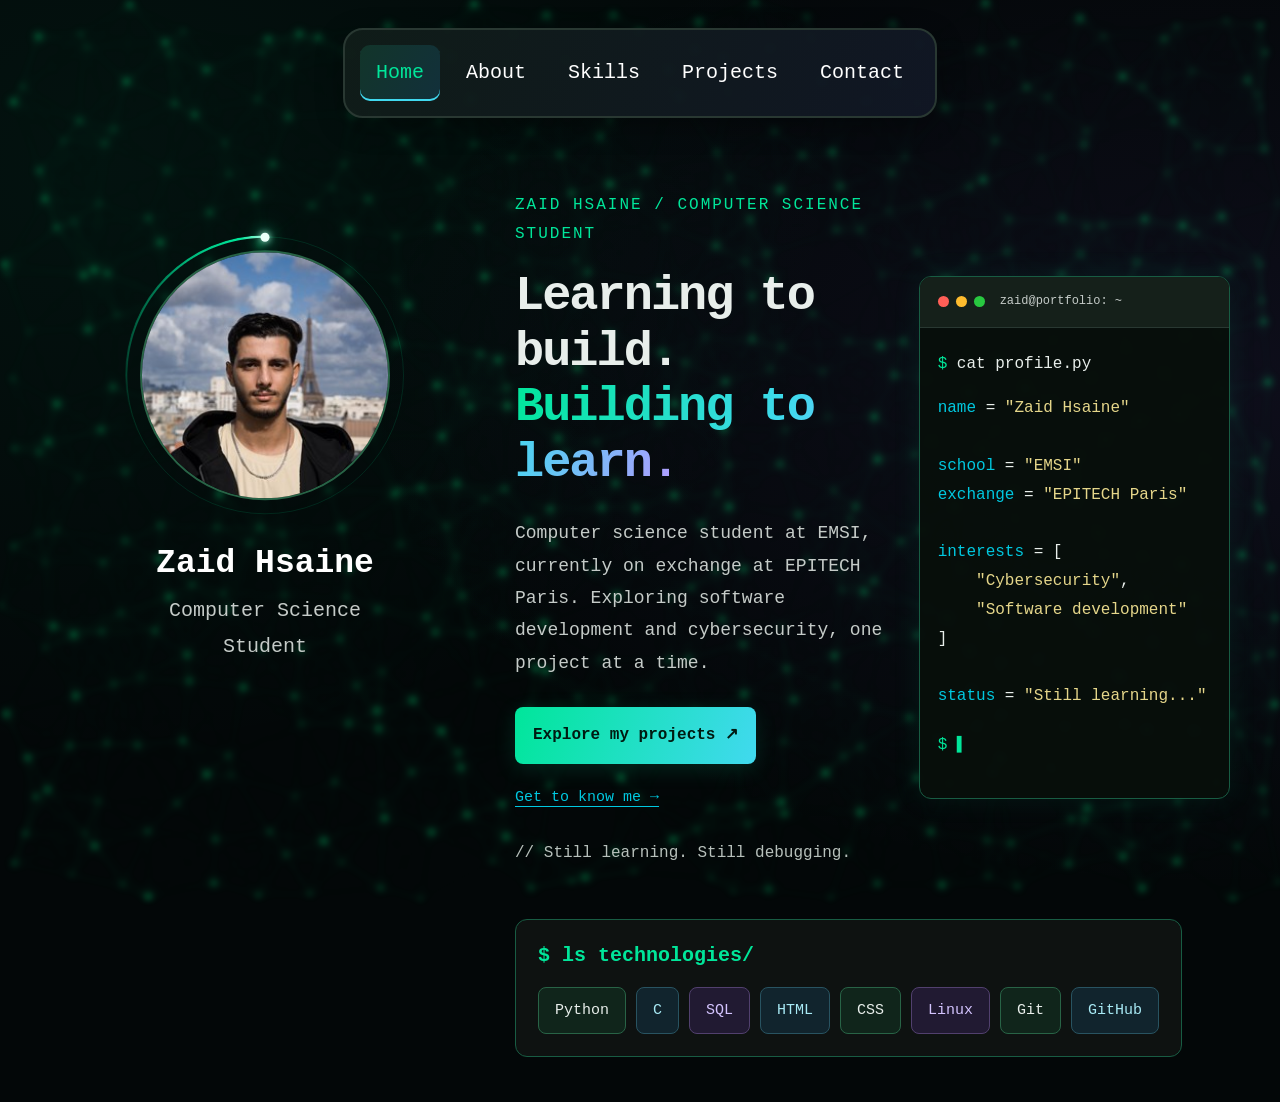
<file: index.html>
<!DOCTYPE html>
<html lang="en">
<head>
    <meta charset="UTF-8">
    <meta name="viewport" content="width=device-width, initial-scale=1.0">

    <meta
        name="description"
        content="Zaid Hsaine's portfolio: computer science, software development and cybersecurity."
    >

    <title>Home | Zaid Hsaine</title>

    <link rel="stylesheet" href="style.css">
    <script src="script.js" defer></script>
</head>

<body>
    <canvas id="matrix" aria-hidden="true"></canvas>

    <header>
        <div class="profile">
            
            
            <div class="photo-orbit">
                <img class="personal-photo" src="epitech pic.jpg" alt="Zaid Hsaine">
                <span class="electron-orbit" aria-hidden="true"></span>
            </div>
            

            <div>
                
                <p class="profile-name">Zaid Hsaine</p>
                <p class="profile-description">
                    Computer Science Student
                </p>
            </div>
        </div>

        <nav aria-label="Main navigation">
            <a href="index.html" aria-current="page">Home</a>
            <a href="about.html">About</a>
            <a href="skills.html">Skills</a>
            <a href="projects.html">Projects</a>
            <a href="contact.html">Contact</a>
        </nav>

        
    </header>

    <main>
    <div class="home-layout">
        <div class="home-text">
            <p class="eyebrow">
                ZAID HSAINE / COMPUTER SCIENCE STUDENT
            </p>

            <h1>
                Learning to build.<br>
                <span>Building to learn.</span>
            </h1>

            <p class="introduction">
                Computer science student at EMSI, currently on exchange
                at EPITECH Paris. Exploring software development and
                cybersecurity, one project at a time.
            </p>

            <div class="actions">
                <a class="button" href="projects.html">
                    Explore my projects ↗
                </a>

                <a class="about-link" href="about.html">
                    Get to know me →
                </a>
            </div>

            <p class="funny-text">
                // Still learning. Still debugging.
            </p>
        </div>

        <aside class="terminal" aria-label="Profile in terminal style">
            <div class="terminal-header">
                <div class="terminal-dots" aria-hidden="true">
                    <span class="dot red"></span>
                    <span class="dot yellow"></span>
                    <span class="dot green"></span>
                </div>

                <span class="zaid">zaid@portfolio: ~</span>
            </div>

            <div class="terminal-content">
                <p>
                    <span class="prompt">$</span> cat profile.py
                </p>

                <pre><code><span class="variable">name</span> = <span class="string">"Zaid Hsaine"</span>

<span class="variable">school</span> = <span class="string">"EMSI"</span>
<span class="variable">exchange</span> = <span class="string">"EPITECH Paris"</span>

<span class="variable">interests</span> = [
    <span class="string">"Cybersecurity"</span>,
    <span class="string">"Software development"</span>
]

<span class="variable">status</span> = <span class="string">"Still learning..."</span></code></pre>

                <p>
                    <span class="prompt">$</span>
                    <span class="cursor" aria-hidden="true">▌</span>
                </p>
            </div>
        </aside>
    </div>

    <section class="technologies" aria-labelledby="technologies-title">
        <h2 id="technologies-title">
            <span>$</span> ls technologies/
        </h2>

        <ul class="technology-list">
            <li>Python</li>
            <li>C</li>
            <li>SQL</li>
            <li>HTML</li>
            <li>CSS</li>
            <li>Linux</li>
            <li>Git</li>
            <li>GitHub</li>
            
        </ul>
    </section>
</main>
</body>
</html>
</file>
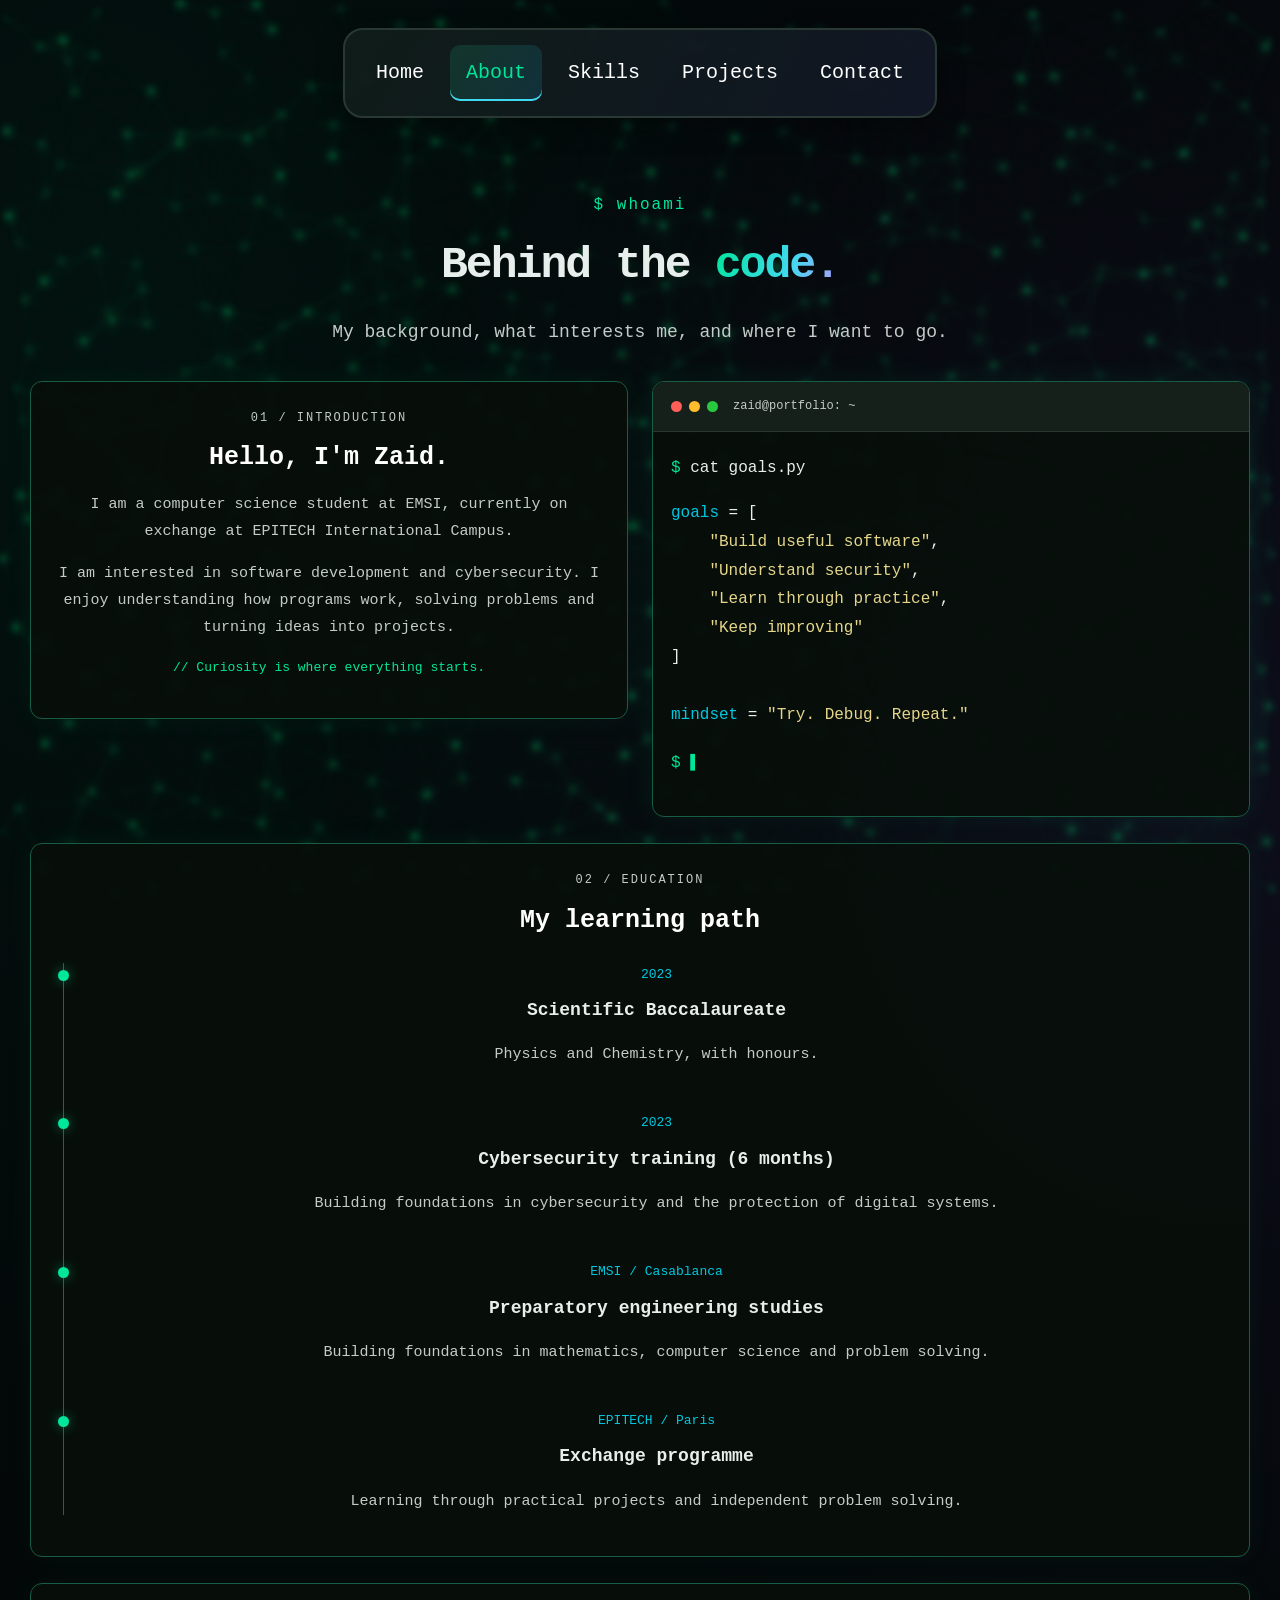
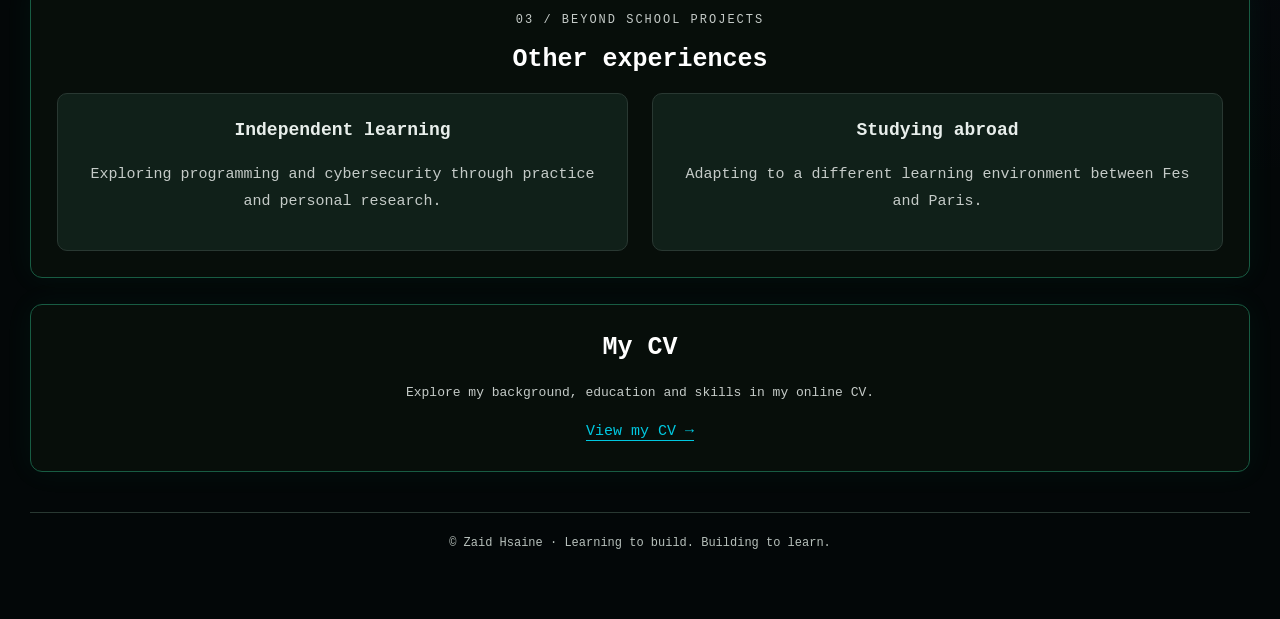
<file: about.html>
<!DOCTYPE html>
<html lang="en">

<head>
    <meta charset="UTF-8">
    <meta name="viewport" content="width=device-width,initial-scale=1">
    <meta name="description"
        content="Zaid Hsaine’s portfolio: computer science, software development and cybersecurity. About.">
    <title>About | Zaid Hsaine</title>
    <link rel="stylesheet" href="style.css">
    <script src="script.js" defer></script>
</head>

<body><canvas id="matrix" aria-hidden="true"></canvas>
    <header>
        <nav aria-label="Main navigation"><a href="index.html">Home</a><a href="about.html"
                aria-current="page">About</a><a href="skills.html">Skills</a><a href="projects.html">Projects</a><a
                href="contact.html">Contact</a></nav>
    </header>
    <main class="inner-page about-page">
        <div class="page-heading">
            <p class="eyebrow">$ whoami</p>
            <h1>Behind the <span>code.</span></h1>
            <p class="page-intro">My background, what interests me, and where I want to go.</p>
        </div>
        <div class="content-grid">
            <section class="panel">
                <p class="panel-label">01 / INTRODUCTION</p>
                <h2>Hello, I'm Zaid.</h2>
                <p>I am a computer science student at EMSI, currently on exchange at EPITECH International Campus.</p>
                <p>I am interested in software development and cybersecurity. I enjoy understanding how programs work,
                    solving problems and turning ideas into projects.</p>
                <p class="code-note">// Curiosity is where everything starts.</p>
            </section>
            <aside class="terminal">
                <div class="terminal-header">
                    <div class="terminal-dots" aria-hidden="true"><span class="dot red"></span><span
                            class="dot yellow"></span><span class="dot"></span></div><span>zaid@portfolio: ~</span>
                </div>
                <div class="terminal-content">
                    <p><span class="prompt">$</span> cat goals.py</p>
                    <pre><code><span class="variable">goals</span> = [
    <span class="string">"Build useful software"</span>,
    <span class="string">"Understand security"</span>,
    <span class="string">"Learn through practice"</span>,
    <span class="string">"Keep improving"</span>
]

<span class="variable">mindset</span> = <span class="string">"Try. Debug. Repeat."</span></code></pre>
                    <p><span class="prompt">$</span> <span class="cursor" aria-hidden="true">▌</span></p>
                </div>
            </aside>
        </div>
        <section class="panel section-space">
            <p class="panel-label">02 / EDUCATION</p>
            <h2>My learning path</h2>
            <ol class="timeline">
                <li><span class="timeline-date">2023</span>
                    <h3>Scientific Baccalaureate</h3>
                    <p>Physics and Chemistry, with honours.</p>
                </li>
                <li><span class="timeline-date">2023</span>
                    <h3>Cybersecurity training (6 months)</h3>
                    <p>Building foundations in cybersecurity and the protection of digital systems.</p>
                </li>
                <li><span class="timeline-date">EMSI / Casablanca</span>
                    <h3>Preparatory engineering studies</h3>
                    <p>Building foundations in mathematics, computer science and problem solving.</p>
                </li>
                <li><span class="timeline-date">EPITECH / Paris</span>
                    <h3>Exchange programme</h3>
                    <p>Learning through practical projects and independent problem solving.</p>
                </li>
            </ol>
        </section>
        <section class="panel section-space">
            <p class="panel-label">03 / BEYOND SCHOOL PROJECTS</p>
            <h2>Other experiences</h2>
            <div class="experience-grid">
                <article class="small-card">
                    <h3>Independent learning</h3>
                    <p>Exploring programming and cybersecurity through practice and personal research.</p>
                </article>
                <article class="small-card">
                    <h3>Studying abroad</h3>
                    <p>Adapting to a different learning environment between Fes and Paris.</p>
                </article>
            </div>
        </section>
        <section class="panel section-space">
            <h2>My CV</h2>
            <p class="muted">Explore my background, education and skills in my online CV.</p>
            <a class="text-link" href="https://hsainezaid0.github.io/CV---RESUME/" target="_blank" rel="noopener noreferrer">View my CV →</a>
        </section>
        <footer class="page-footer">© Zaid Hsaine · Learning to build. Building to learn.</footer>
    </main>
</body>

</html>
</file>
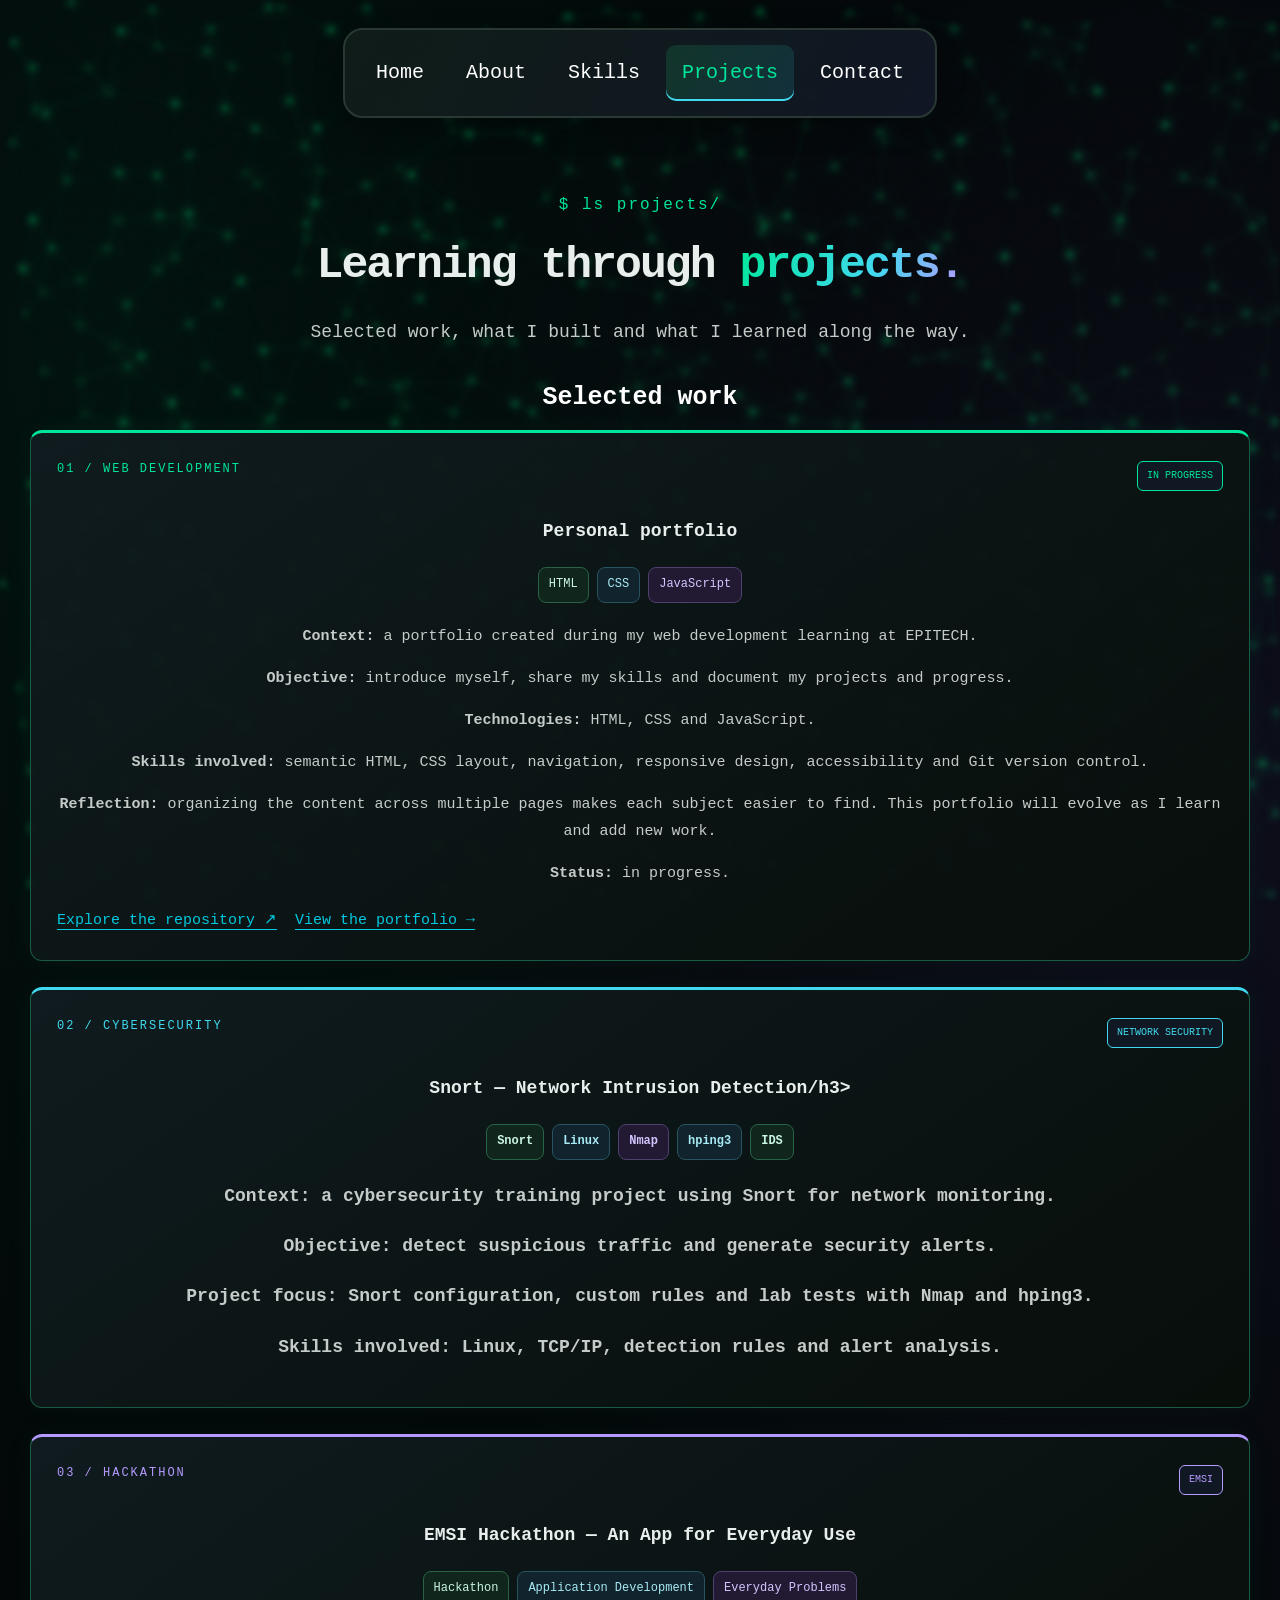
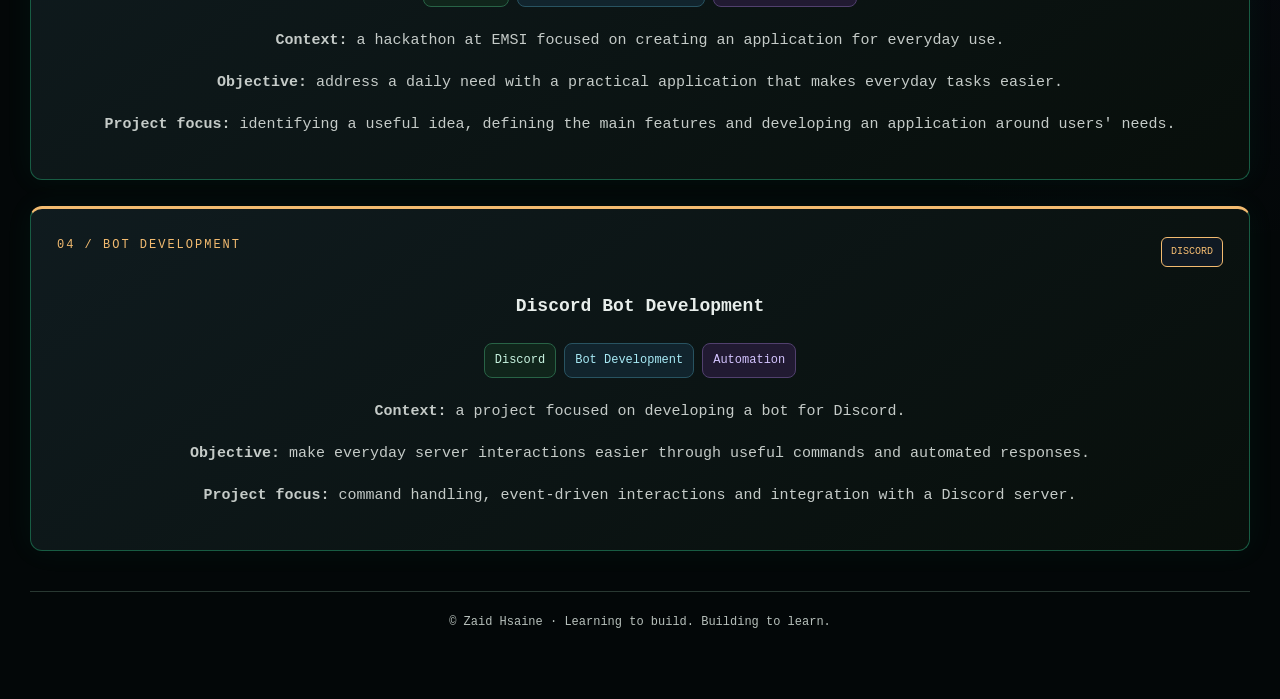
<file: projects.html>
<!DOCTYPE html>
<html lang="en">

<head>
    <meta charset="UTF-8">
    <meta name="viewport" content="width=device-width, initial-scale=1.0">
    <meta name="description" content="School and personal projects — Zaid Hsaine's computer science portfolio.">
    <title>Projects | Zaid Hsaine</title>
    <link rel="stylesheet" href="style.css">
    <script src="script.js" defer></script>
</head>

<body><canvas id="matrix" aria-hidden="true"></canvas>
    <header>
        <nav aria-label="Main navigation"><a href="index.html">Home</a><a href="about.html">About</a><a
                href="skills.html">Skills</a><a href="projects.html" aria-current="page">Projects</a><a
                href="contact.html">Contact</a></nav>
    </header>
    <main id="main" class="inner-page projects-page">
        <div class="page-heading">
            <p class="eyebrow">$ ls projects/</p>
            <h1>Learning through <span>projects.</span></h1>
            <p class="page-intro">Selected work, what I built and what I learned along the way.</p>
        </div>
        <section aria-labelledby="selected-work-title">
            <h2 id="selected-work-title">Selected work</h2>
            <article id="portfolio" class="panel project-card">
                <div class="project-top">
                    <p class="panel-label">01 / WEB DEVELOPMENT</p>
                    <span class="status-badge">IN PROGRESS</span>
                </div>
                <h3>Personal portfolio</h3>
                <ul class="tag-list" aria-label="Technologies used">
                    <li>HTML</li>
                    <li>CSS</li>
                    <li>JavaScript</li>
                </ul>
                <p><strong>Context:</strong> a portfolio created during my web development learning at EPITECH.</p>
                <p><strong>Objective:</strong> introduce myself, share my skills and document my projects and progress.
                </p>
                <p><strong>Technologies:</strong> HTML, CSS and JavaScript.</p>
                <p><strong>Skills involved:</strong> semantic HTML, CSS layout, navigation, responsive design,
                    accessibility and Git version control.</p>
                <p><strong>Reflection:</strong> organizing the content across multiple pages makes each subject easier
                    to find. This portfolio will evolve as I learn and add new work.</p>
                <p><strong>Status:</strong> in progress.</p>
                <div class="project-links"><a class="text-link"
                        href="https://github.com/hsainezaid0/My-Portfolio">Explore the repository
                        ↗</a><a class="text-link" href="index.html">View the portfolio →</a></div>
            </article>
            <article id="snort" class="panel project-card section-space">
                <div class="project-top">
                    <p class="panel-label">02 / CYBERSECURITY</p>
                    <span class="status-badge">NETWORK SECURITY</span>
                </div>
                <h3>Snort &mdash; Network Intrusion Detection/h3>
                    <ul class="tag-list" aria-label="Project technologies and topics">
                        <li>Snort</li>
                        <li>Linux</li>
                        <li>Nmap</li>
                        <li>hping3</li>
                        <li>IDS</li>
                    </ul>
                    <p><strong>Context:</strong> a cybersecurity training project using Snort for network monitoring.
                    </p>
                    <p><strong>Objective:</strong> detect suspicious traffic and generate security alerts.</p>
                    <p><strong>Project focus:</strong> Snort configuration, custom rules and lab tests with Nmap and
                        hping3.</p>
                    <p><strong>Skills involved:</strong> Linux, TCP/IP, detection rules and alert analysis.</p>
            </article>
            <article id="emsi-hackathon" class="panel project-card section-space">
                <div class="project-top">
                    <p class="panel-label">03 / HACKATHON</p>
                    <span class="status-badge">EMSI</span>
                </div>
                <h3>EMSI Hackathon &mdash; An App for Everyday Use</h3>
                <ul class="tag-list" aria-label="Project topics">
                    <li>Hackathon</li>
                    <li>Application Development</li>
                    <li>Everyday Problems</li>
                </ul>
                <p><strong>Context:</strong> a hackathon at EMSI focused on creating an application for everyday use.
                </p>
                <p><strong>Objective:</strong> address a daily need with a practical application that makes everyday
                    tasks easier.</p>
                <p><strong>Project focus:</strong> identifying a useful idea, defining the main features and developing
                    an application around users' needs.</p>
            </article>
            <article id="discord-bot" class="panel project-card section-space">
                <div class="project-top">
                    <p class="panel-label">04 / BOT DEVELOPMENT</p>
                    <span class="status-badge">DISCORD</span>
                </div>
                <h3>Discord Bot Development</h3>
                <ul class="tag-list" aria-label="Project topics">
                    <li>Discord</li>
                    <li>Bot Development</li>
                    <li>Automation</li>
                </ul>
                <p><strong>Context:</strong> a project focused on developing a bot for Discord.</p>
                <p><strong>Objective:</strong> make everyday server interactions easier through useful commands and
                    automated responses.</p>
                <p><strong>Project focus:</strong> command handling, event-driven interactions and integration with a
                    Discord server.</p>
            </article>
        </section>
        <footer class="page-footer">© Zaid Hsaine · Learning to build. Building to learn.</footer>
    </main>
</body>

</html>
</file>
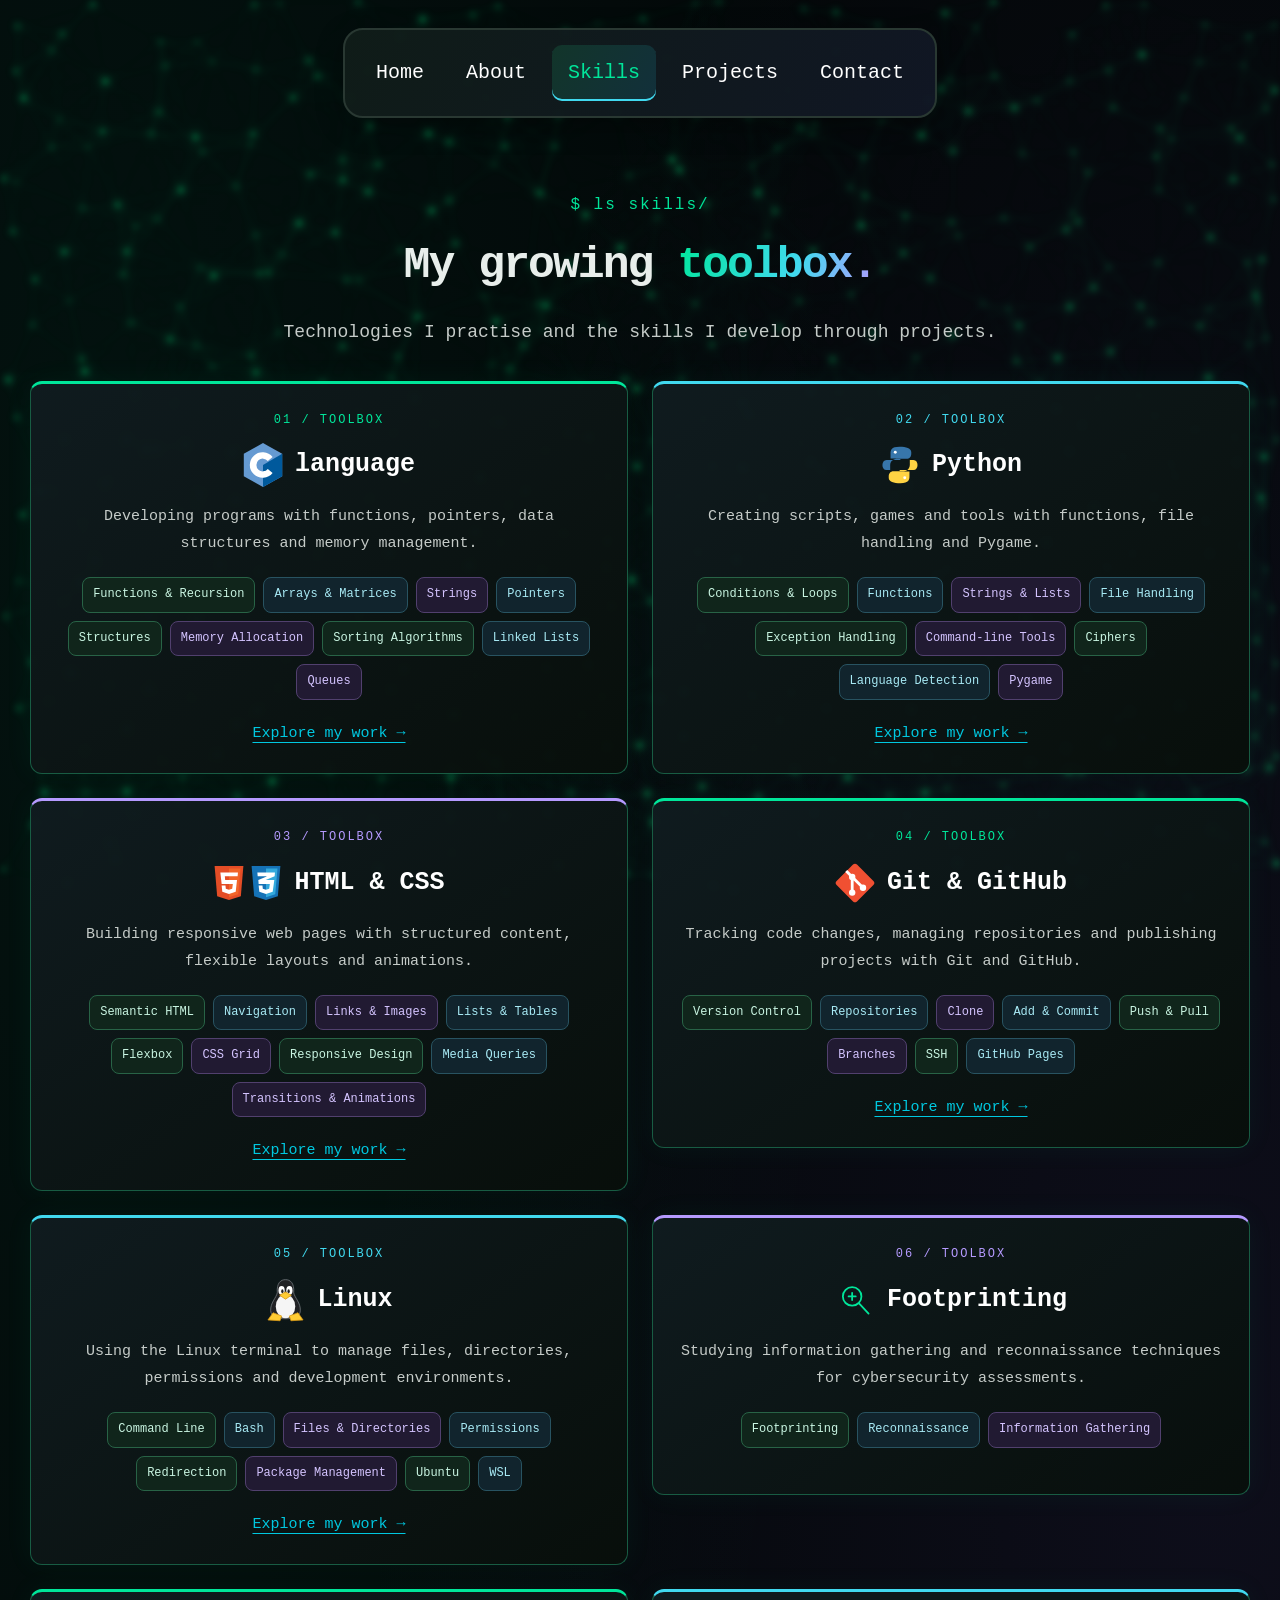
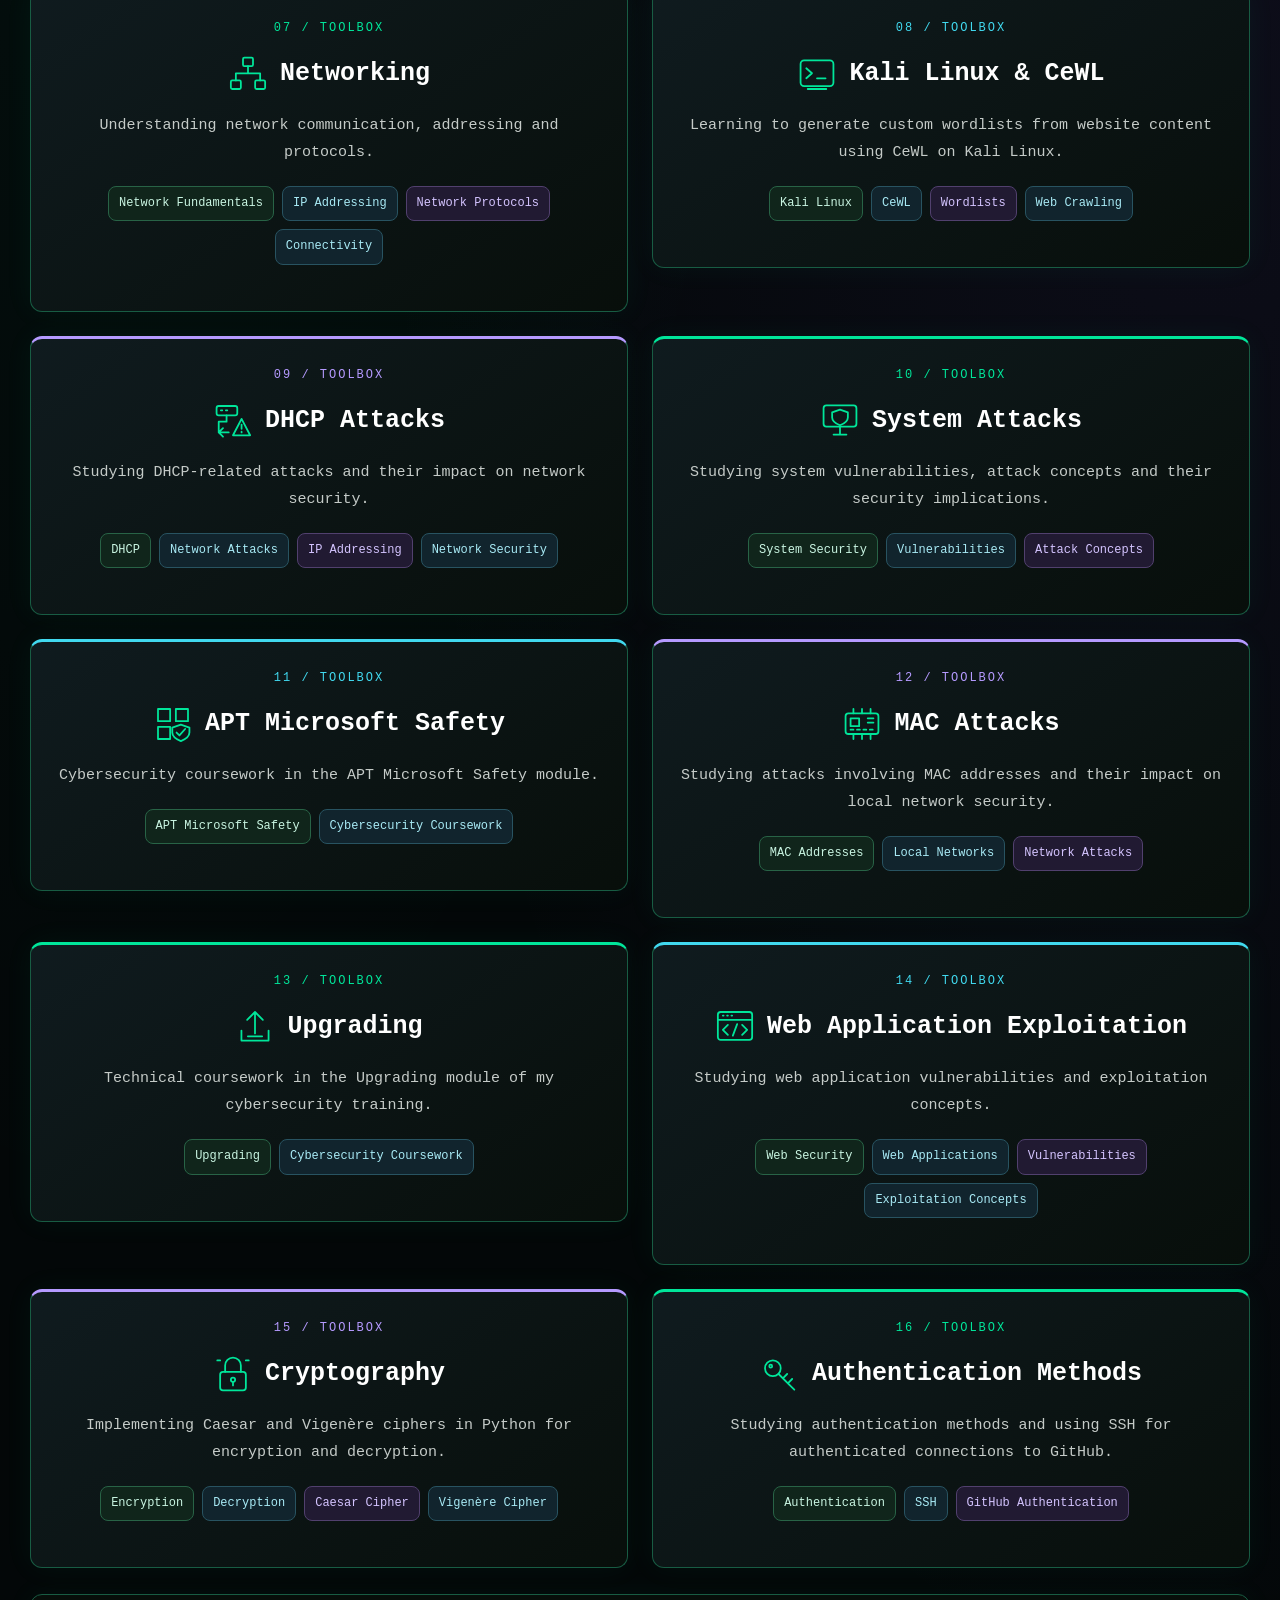
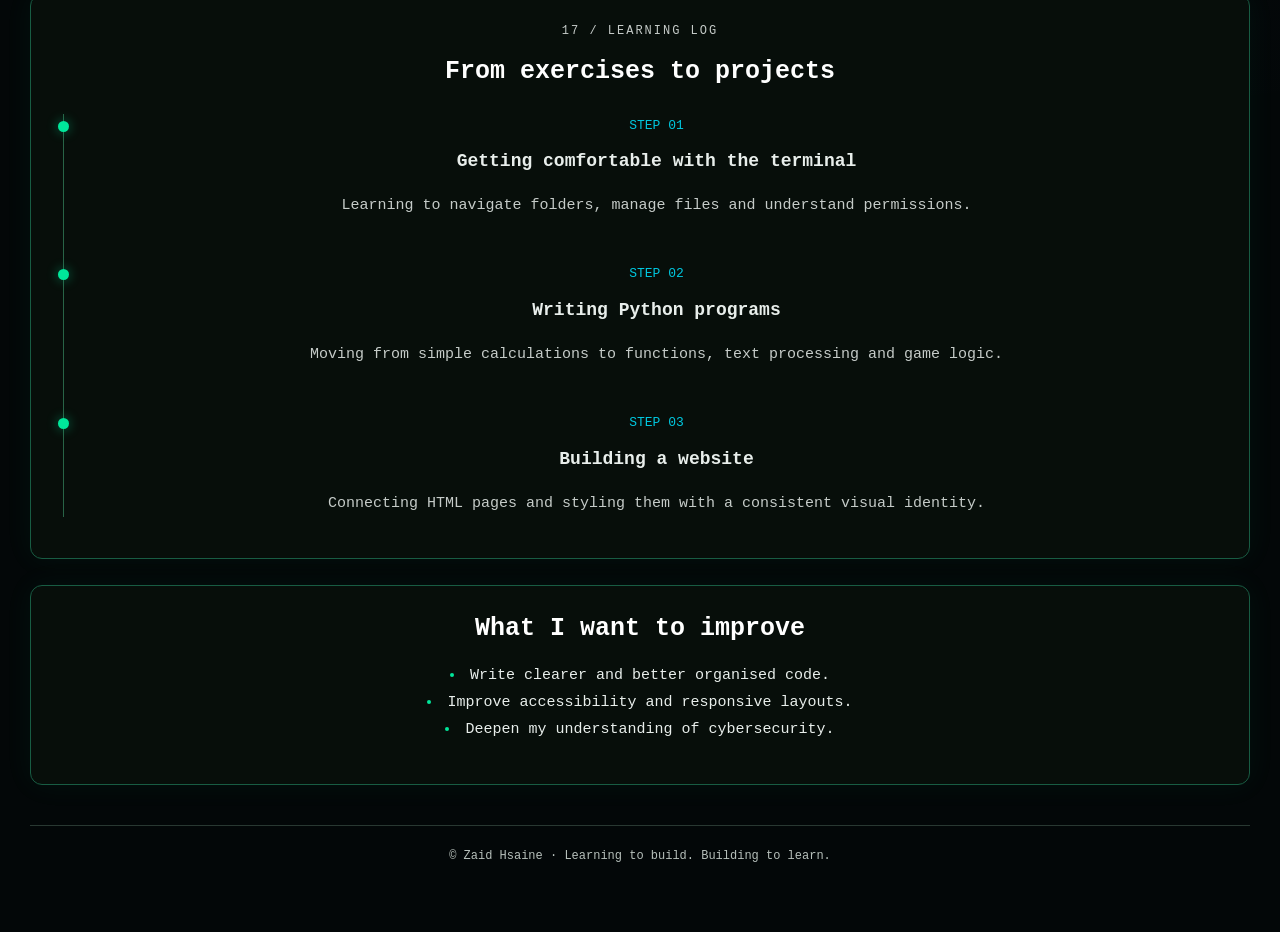
<file: skills.html>
<!DOCTYPE html>
<html lang="en">

<head>
    <meta charset="UTF-8">
    <meta name="viewport" content="width=device-width,initial-scale=1">
    <meta name="description"
        content="Zaid Hsaine’s portfolio: computer science, software development and cybersecurity. Skills.">
    <title>Skills | Zaid Hsaine</title>
    <link rel="stylesheet" href="style.css">
    <script src="script.js" defer></script>
</head>

<body><canvas id="matrix" aria-hidden="true"></canvas>
    <header>

        <nav aria-label="Main navigation"><a href="index.html">Home</a><a href="about.html">About</a><a
                href="skills.html" aria-current="page">Skills</a><a href="projects.html">Projects</a><a
                href="contact.html">Contact</a></nav>
    </header>
    <main class="inner-page skills-page">
        <div class="page-heading">
            <p class="eyebrow">$ ls skills/</p>
            <h1>My growing <span>toolbox.</span></h1>
            <p class="page-intro">Technologies I practise and the skills I develop through projects.</p>
        </div>
        <div class="skills-grid">
            <section class="panel skill-card">
                <p class="panel-label">01 / TOOLBOX</p>
                <h2 class="skill-title"><img class="skill-logo" src="c-logo.svg" alt="" width="40" height="44">language
                </h2>
                <p>Developing programs with functions, pointers, data structures and memory management.</p>
                <ul class="tag-list">
                    <li>Functions &amp; Recursion</li>
                    <li>Arrays &amp; Matrices</li>
                    <li>Strings</li>
                    <li>Pointers</li>
                    <li>Structures</li>
                    <li>Memory Allocation</li>
                    <li>Sorting Algorithms</li>
                    <li>Linked Lists</li>
                    <li>Queues</li>
                </ul><a class="text-link" href="projects.html#hangman">Explore my work →</a>
            </section>
            <section class="panel skill-card">
                <p class="panel-label">02 / TOOLBOX</p>
                <h2 class="skill-title"><img class="skill-logo" src="python-logo.svg" alt="" width="40"
                        height="44">Python</h2>
                <p>Creating scripts, games and tools with functions, file handling and Pygame.</p>
                <ul class="tag-list">
                    <li>Conditions &amp; Loops</li>
                    <li>Functions</li>
                    <li>Strings &amp; Lists</li>
                    <li>File Handling</li>
                    <li>Exception Handling</li>
                    <li>Command-line Tools</li>
                    <li>Ciphers</li>
                    <li>Language Detection</li>
                    <li>Pygame</li>
                </ul><a class="text-link" href="projects.html#hangman">Explore my work →</a>
            </section>
            <section class="panel skill-card">
                <p class="panel-label">03 / TOOLBOX</p>
                <h2 class="skill-title"><span class="skill-logos" aria-hidden="true"><img class="skill-logo"
                            src="html-logo.svg" alt="" width="32" height="44"><img class="skill-logo" src="css-logo.svg"
                            alt="" width="32" height="44"></span>HTML &amp; CSS</h2>
                <p>Building responsive web pages with structured content, flexible layouts and animations.</p>
                <ul class="tag-list">
                    <li>Semantic HTML</li>
                    <li>Navigation</li>
                    <li>Links &amp; Images</li>
                    <li>Lists &amp; Tables</li>
                    <li>Flexbox</li>
                    <li>CSS Grid</li>
                    <li>Responsive Design</li>
                    <li>Media Queries</li>
                    <li>Transitions &amp; Animations</li>
                </ul><a class="text-link" href="projects.html#portfolio">Explore my work →</a>
            </section>
            <section class="panel skill-card">
                <p class="panel-label">04 / TOOLBOX</p>
                <h2 class="skill-title"><img class="skill-logo" src="git-logo.svg" alt="" width="40" height="44">Git
                    &amp; GitHub</h2>
                <p>Tracking code changes, managing repositories and publishing projects
                    with Git and GitHub.</p>
                <ul class="tag-list">
                    <li>Version Control</li>
                    <li>Repositories</li>
                    <li>Clone</li>
                    <li>Add &amp; Commit</li>
                    <li>Push &amp; Pull</li>
                    <li>Branches</li>
                    <li>SSH</li>
                    <li>GitHub Pages</li>
                </ul><a class="text-link" href="projects.html#portfolio">Explore my work →</a>
            </section>
            <section class="panel skill-card">
                <p class="panel-label">05 / TOOLBOX</p>
                <h2 class="skill-title"><img class="skill-logo" src="linux-logo.svg" alt="" width="40" height="44">Linux
                </h2>
                <p>Using the Linux terminal to manage files, directories, permissions
                    and development environments.</p>
                <ul class="tag-list">
                        <li>Command Line</li>
                        <li>Bash</li>
                        <li>Files &amp; Directories</li>
                        <li>Permissions</li>
                        <li>Redirection</li>
                        <li>Package Management</li>
                        <li>Ubuntu</li>
                        <li>WSL</li>
                </ul><a class="text-link" href="projects.html#portfolio">Explore my work →</a>
            </section>
            <section class="panel skill-card">
                <p class="panel-label">06 / TOOLBOX</p>
                <h2 class="skill-title"><img class="skill-logo" src="footprinting-logo.svg" alt="" width="40" height="44">Footprinting</h2>
                <p>Studying information gathering and reconnaissance techniques for cybersecurity assessments.</p>
                <ul class="tag-list">
                    <li>Footprinting</li>
                    <li>Reconnaissance</li>
                    <li>Information Gathering</li>
                </ul>
            </section>
            <section class="panel skill-card">
                <p class="panel-label">07 / TOOLBOX</p>
                <h2 class="skill-title"><img class="skill-logo" src="networking-logo.svg" alt="" width="40" height="44">Networking</h2>
                <p>Understanding network communication, addressing and protocols.</p>
                <ul class="tag-list">
                    <li>Network Fundamentals</li>
                    <li>IP Addressing</li>
                    <li>Network Protocols</li>
                    <li>Connectivity</li>
                </ul>
            </section>
            <section class="panel skill-card">
                <p class="panel-label">08 / TOOLBOX</p>
                <h2 class="skill-title"><img class="skill-logo" src="kali-cewl-logo.svg" alt="" width="40" height="44">Kali Linux &amp; CeWL</h2>
                <p>Learning to generate custom wordlists from website content using CeWL on Kali Linux.</p>
                <ul class="tag-list">
                    <li>Kali Linux</li>
                    <li>CeWL</li>
                    <li>Wordlists</li>
                    <li>Web Crawling</li>
                </ul>
            </section>
            <section class="panel skill-card">
                <p class="panel-label">09 / TOOLBOX</p>
                <h2 class="skill-title"><img class="skill-logo" src="dhcp-logo.svg" alt="" width="40" height="44">DHCP Attacks</h2>
                <p>Studying DHCP-related attacks and their impact on network security.</p>
                <ul class="tag-list">
                    <li>DHCP</li>
                    <li>Network Attacks</li>
                    <li>IP Addressing</li>
                    <li>Network Security</li>
                </ul>
            </section>
            <section class="panel skill-card">
                <p class="panel-label">10 / TOOLBOX</p>
                <h2 class="skill-title"><img class="skill-logo" src="system-security-logo.svg" alt="" width="40" height="44">System Attacks</h2>
                <p>Studying system vulnerabilities, attack concepts and their security implications.</p>
                <ul class="tag-list">
                    <li>System Security</li>
                    <li>Vulnerabilities</li>
                    <li>Attack Concepts</li>
                </ul>
            </section>
            <section class="panel skill-card">
                <p class="panel-label">11 / TOOLBOX</p>
                <h2 class="skill-title"><img class="skill-logo" src="microsoft-safety-logo.svg" alt="" width="40" height="44">APT Microsoft Safety</h2>
                <p>Cybersecurity coursework in the APT Microsoft Safety module.</p>
                <ul class="tag-list">
                    <li>APT Microsoft Safety</li>
                    <li>Cybersecurity Coursework</li>
                </ul>
            </section>
            <section class="panel skill-card">
                <p class="panel-label">12 / TOOLBOX</p>
                <h2 class="skill-title"><img class="skill-logo" src="mac-security-logo.svg" alt="" width="40" height="44">MAC Attacks</h2>
                <p>Studying attacks involving MAC addresses and their impact on local network security.</p>
                <ul class="tag-list">
                    <li>MAC Addresses</li>
                    <li>Local Networks</li>
                    <li>Network Attacks</li>
                </ul>
            </section>
            <section class="panel skill-card">
                <p class="panel-label">13 / TOOLBOX</p>
                <h2 class="skill-title"><img class="skill-logo" src="upgrading-logo.svg" alt="" width="40" height="44">Upgrading</h2>
                <p>Technical coursework in the Upgrading module of my cybersecurity training.</p>
                <ul class="tag-list">
                    <li>Upgrading</li>
                    <li>Cybersecurity Coursework</li>
                </ul>
            </section>
            <section class="panel skill-card">
                <p class="panel-label">14 / TOOLBOX</p>
                <h2 class="skill-title"><img class="skill-logo" src="web-security-logo.svg" alt="" width="40" height="44">Web Application Exploitation</h2>
                <p>Studying web application vulnerabilities and exploitation concepts.</p>
                <ul class="tag-list">
                    <li>Web Security</li>
                    <li>Web Applications</li>
                    <li>Vulnerabilities</li>
                    <li>Exploitation Concepts</li>
                </ul>
            </section>
            <section class="panel skill-card">
                <p class="panel-label">15 / TOOLBOX</p>
                <h2 class="skill-title"><img class="skill-logo" src="cryptography-logo.svg" alt="" width="40" height="44">Cryptography</h2>
                <p>Implementing Caesar and Vigenère ciphers in Python for encryption and decryption.</p>
                <ul class="tag-list">
                    <li>Encryption</li>
                    <li>Decryption</li>
                    <li>Caesar Cipher</li>
                    <li>Vigenère Cipher</li>
                </ul>
            </section>
            <section class="panel skill-card">
                <p class="panel-label">16 / TOOLBOX</p>
                <h2 class="skill-title"><img class="skill-logo" src="authentication-logo.svg" alt="" width="40" height="44">Authentication Methods</h2>
                <p>Studying authentication methods and using SSH for authenticated connections to GitHub.</p>
                <ul class="tag-list">
                    <li>Authentication</li>
                    <li>SSH</li>
                    <li>GitHub Authentication</li>
                </ul>
            </section>
        </div>
        <section class="panel section-space">
            <p class="panel-label">17 / LEARNING LOG</p>
            <h2>From exercises to projects</h2>
            <ol class="timeline">
                <li><span class="timeline-date">STEP 01</span>
                    <h3>Getting comfortable with the terminal</h3>
                    <p>Learning to navigate folders, manage files and understand permissions.</p>
                </li>
                <li><span class="timeline-date">STEP 02</span>
                    <h3>Writing Python programs</h3>
                    <p>Moving from simple calculations to functions, text processing and game logic.</p>
                </li>
                <li><span class="timeline-date">STEP 03</span>
                    <h3>Building a website</h3>
                    <p>Connecting HTML pages and styling them with a consistent visual identity.</p>
                </li>
            </ol>
        </section>
        <section class="panel section-space">
            <h2>What I want to improve</h2>
            <ul class="goal-list">
                <li>Write clearer and better organised code.</li>
                <li>Improve accessibility and responsive layouts.</li>
                <li>Deepen my understanding of cybersecurity.</li>
            </ul>
        </section>
        <footer class="page-footer">© Zaid Hsaine · Learning to build. Building to learn.</footer>
    </main>
</body>

</html>
</file>
<file: style.css>
* {
    box-sizing: border-box
}

body {
    margin: 0;
    background: radial-gradient(ellipse at 8% 15%, #00e69a0d, transparent 45%),
        radial-gradient(ellipse at 95% 35%, #8b5cf614, transparent 50%),
        #030708;
    color: #e8eeeb;
    font: 15px/1.8 "Courier New", monospace
}

#matrix {
    position: fixed;
    inset: 0;
    width: 100%;
    height: 100%;
    z-index: 0;
    pointer-events: none;
    opacity: .4;
    filter: blur(3px)
}

header,
main {
    position: relative;
    z-index: 1
}

header {
    display: flex;
    align-items: center;
    justify-content: center;
    width: 100%;
    padding: 28px 30px
}

nav {
    display: flex;
    justify-content: center;
    flex-wrap: wrap;
    gap: 10px;
    padding: 15px;
    background: rgba(16, 20, 19, .95);
    border: 2px solid #293832;
    border-radius: 20px
}

nav a {
    padding: 10px 16px;
    color: white;
    font-size: 20px;
    text-decoration: none;
    border-radius: 10px;
    transition: .2s
}

nav a:hover,
nav a[aria-current=page] {
    background: #12352a;
    color: #00e69a
}

.profile {
    position: fixed;
    left: 150px;
    top: 50%;
    transform: translateY(-50%);
    display: flex;
    flex-direction: column;
    align-items: center;
    gap: 18px;
    width: 230px;
    text-align: center
}

.personal-photo {
    display: grid;
    place-content: center;
    width: 250px;
    height: 250px;
    border: 2.5px solid #00e69a;
    border-radius: 50%;
    background: radial-gradient(circle, #12352a, #050b08);
    animation: photo-glow 2s ease-in-out infinite
}

/* A luminous electron and its fading trail orbit the home portrait. */
.photo-orbit {
    position: relative;
    flex-shrink: 0;
    margin: 16px;
    isolation: isolate
}

.photo-orbit .personal-photo {
    display: block;
    object-fit: cover;
    animation: none;
    border-color: #286346
}

.electron-orbit {
    position: absolute;
    inset: -14px;
    border: 1px solid #00e69a20;
    border-radius: 50%;
    pointer-events: none;
    animation: electron-revolve 3.6s linear infinite
}

.electron-orbit::before {
    content: "";
    position: absolute;
    inset: -2px;
    border-radius: 50%;
    background: conic-gradient(from 0deg, transparent 0deg 235deg,
        #00e69a08 260deg, #00e69a55 310deg, #00e69a 350deg, #d5fff1 360deg);
    -webkit-mask: radial-gradient(farthest-side, transparent calc(100% - 3px), #000 calc(100% - 2px));
    mask: radial-gradient(farthest-side, transparent calc(100% - 3px), #000 calc(100% - 2px));
    filter: drop-shadow(0 0 5px #00e69a)
}

.electron-orbit::after {
    content: "";
    position: absolute;
    top: 0;
    left: 50%;
    width: 9px;
    height: 9px;
    transform: translate(-50%, -50%);
    border-radius: 50%;
    background: #eafff8;
    box-shadow: 0 0 7px #b0ffe5, 0 0 16px #00e69a, 0 0 28px #00e69a99
}

@keyframes electron-revolve {
    to {
        transform: rotate(360deg)
    }
}

.initials {
    font-size: 72px;
    color: #00e69a;
    font-weight: bold;
    line-height: 1.2
}

.photo-note {
    font-size: 11px;
    color: #b7c0bb
}

.profile p {
    margin: 0
}

.profile-name {
    color: white;
    font-size: 33px;
    font-weight: bold
}

.profile-description {
    color: #c5cbc8;
    font-size: 20px
}

main {
    max-width: 1250px;
    margin: 45px 35px 45px 500px;
    padding: 0 15px
}

.home-layout {
    display: grid;
    grid-template-columns: minmax(0, 1.2fr) minmax(0, 1fr);
    align-items: center;
    gap: 30px
}

.home-text {
    min-width: 0
}

.eyebrow {
    margin: 0 0 20px;
    color: #00e69a;
    font-size: 16px;
    letter-spacing: 2px
}

h1 {
    margin: 0 0 25px;
    font-size: clamp(36px, 3.8vw, 64px);
    line-height: 1.15;
    letter-spacing: -2px
}

h1 span {
    color: #00e69a
}

.introduction,
.page-intro {
    max-width: 720px;
    color: #c5cbc8;
    font-size: 18px
}

.actions {
    display: flex;
    align-items: center;
    flex-wrap: wrap;
    gap: 20px;
    margin: 28px 0
}

.button {
    display: inline-block;
    padding: 14px 18px;
    background: #00e69a;
    color: #001a11;
    font: bold 16px/1.8 "Courier New", monospace;
    text-decoration: none;
    border: 0;
    border-radius: 8px;
    cursor: pointer;
    transition: .2s
}

.button:hover {
    background: #00c985
}

.about-link,
.text-link {
    color: #00c8e0;
    text-underline-offset: 5px;
    overflow-wrap: anywhere
}

.about-link:hover,
.text-link:hover {
    color: white
}

.funny-text {
    color: #b7c0bb;
    font-size: 16px
}

.terminal {
    min-width: 0;
    overflow: hidden;
    background: rgba(8, 15, 11, .95);
    border: 1px solid #185c43;
    border-radius: 12px;
    box-shadow: 0 0 30px #00e69a14
}

.terminal-header {
    display: flex;
    align-items: center;
    gap: 15px;
    padding: 14px 18px;
    background: #15201a;
    color: #c5cbc8;
    font-size: 12px;
    border-bottom: 1px solid #293832
}

.terminal-dots {
    display: flex;
    gap: 7px
}

.dot {
    width: 11px;
    height: 11px;
    border-radius: 50%;
    background: #28c840
}

.red {
    background: #ff5f57
}

.yellow {
    background: #febc2e
}

.terminal-content {
    padding: 22px 18px;
    font-size: 16px
}

.terminal-content p {
    margin: 0 0 16px
}

.terminal pre {
    margin: 0 0 20px;
    white-space: pre-wrap;
    overflow-wrap: anywhere
}

.terminal code {
    font-family: inherit
}

.prompt {
    color: #00e69a
}

.variable {
    color: #00c8e0
}

.string {
    color: #e5d68a
}

.cursor {
    color: #00e69a;
    animation: blink 1s step-end infinite
}

.technologies {
    width: fit-content;
    max-width: 100%;
    margin-top: 35px;
    padding: 22px;
    background: #101413e6;
    border: 1px solid #185c43;
    border-radius: 12px
}

.technologies h2 {
    margin: 0 0 18px;
    color: #00e69a;
    font-size: 20px
}

.technology-list,
.tag-list {
    display: flex;
    flex-wrap: wrap;
    gap: 10px;
    margin: 0;
    padding: 0;
    list-style: none
}

.technology-list li,
.tag-list li {
    padding: 9px 16px;
    background: #10251b;
    border: 1px solid #286346;
    border-radius: 8px;
    transition: .3s
}

.technology-list li:hover {
    transform: translateY(-6px);
    background: #17412d;
    box-shadow: 0 0 18px #00e69a59
}

a:focus-visible,
button:focus-visible,
input:focus-visible,
textarea:focus-visible {
    outline: 3px solid #00c8e0;
    outline-offset: 4px
}

.inner-page {
    animation: page-enter .65s ease-out both
}

main.about-page,
main.skills-page,
main.projects-page {
    width: 100%;
    margin: 45px auto;
    text-align: center
}

.about-page .page-intro,
.skills-page .page-intro,
.projects-page .page-intro {
    margin-left: auto;
    margin-right: auto
}

.about-page .terminal {
    text-align: left
}

.skills-page .tag-list {
    justify-content: center
}

.skills-page .goal-list {
    padding: 0;
    list-style-position: inside
}

.page-heading {
    margin-bottom: 32px
}

.page-heading h1 {
    font-size: clamp(34px, 3.5vw, 58px)
}

.content-grid,
.skills-grid,
.projects-grid,
.experience-grid {
    display: grid;
    grid-template-columns: repeat(2, minmax(0, 1fr));
    gap: 24px;
    align-items: start
}

.panel {
    min-width: 0;
    padding: 26px;
    background: #080f0bf2;
    border: 1px solid #185c43;
    border-radius: 12px;
    box-shadow: 0 0 30px #00e69a0d
}

.panel-label {
    margin: 0 0 12px;
    color: #00e69a;
    font-size: 12px;
    letter-spacing: 2px
}

h2 {
    margin: 0 0 16px;
    color: white;
    font-size: 25px;
    line-height: 1.35
}

h3 {
    margin: 0 0 8px;
    color: #e8eeeb;
    font-size: 18px
}

.panel p,
.panel dd {
    color: #c5cbc8
}

.panel .code-note {
    color: #00e69a;
    font-size: 13px
}

.section-space {
    margin-top: 26px
}

.timeline {
    margin: 25px 0 0;
    padding: 0;
    list-style: none
}

.timeline li {
    position: relative;
    margin-left: 6px;
    padding: 0 0 28px 26px;
    border-left: 1px solid #286346
}

.timeline li:last-child {
    padding-bottom: 0
}

.timeline li:before {
    content: "";
    position: absolute;
    top: 7px;
    left: -6px;
    width: 11px;
    height: 11px;
    border-radius: 50%;
    background: #00e69a;
    box-shadow: 0 0 12px #00e69a73
}

.timeline-date {
    display: block;
    color: #00c8e0;
    font-size: 13px;
    margin-bottom: 8px
}

.small-card {
    padding: 20px;
    background: #102019;
    border: 1px solid #293832;
    border-radius: 10px
}

.tag-list {
    margin: 20px 0;
    gap: 8px
}

.tag-list li {
    padding: 6px 10px;
    color: #c9f5e2;
    font-size: 12px
}

.skill-card,
.project-card {
    transition: transform .25s, border-color .25s, box-shadow .25s
}

.skill-title {
    display: flex;
    align-items: center;
    justify-content: center;
    gap: 12px
}

.skill-logo {
    flex-shrink: 0;
    object-fit: contain
}

.skill-logos {
    display: inline-flex;
    align-items: center;
    gap: 5px;
    flex-shrink: 0
}

.skill-card:hover,
.project-card:hover {
    transform: translateY(-5px);
    border-color: #00e69a;
    box-shadow: 0 0 24px #00e69a1f
}

.project-top {
    display: flex;
    align-items: center;
    justify-content: space-between;
    gap: 12px;
    flex-wrap: wrap;
    margin-bottom: 22px
}

.project-number {
    color: #00e69a;
    font-size: 30px;
    font-weight: bold
}

.status-badge {
    padding: 5px 9px;
    background: #10251b;
    color: #a5f1d1;
    font-size: 10px;
    border: 1px solid #286346;
    border-radius: 6px
}

.project-details dt {
    margin-top: 16px;
    color: #00e69a;
    font-size: 13px;
    font-weight: bold
}

.project-details dd {
    margin: 4px 0 0;
    font-size: 14px
}

.project-links {
    display: flex;
    flex-wrap: wrap;
    gap: 18px;
    margin-top: 20px
}

.contact-item {
    padding: 18px 0;
    border-bottom: 1px solid #293832
}

.contact-form,
.form-field {
    display: flex;
    flex-direction: column;
    gap: 18px
}

.form-field {
    gap: 8px
}

input,
textarea {
    width: 100%;
    padding: 12px 14px;
    background: #08110c;
    color: #e8eeeb;
    font: 16px/1.8 "Courier New", monospace;
    border: 1px solid #286346;
    border-radius: 8px
}

textarea {
    resize: vertical;
    min-height: 150px
}

.contact-form .button {
    align-self: start
}

.page-footer {
    margin-top: 40px;
    padding: 20px 0;
    color: #b7c0bb;
    font-size: 12px;
    text-align: center;
    border-top: 1px solid #293832
}

.muted {
    font-size: 13px;
    color: #b7c0bb
}

/* Light up the borders of cards and boxes on hover. */
nav,
.terminal,
.technologies,
.panel,
.small-card,
.technology-list li,
.tag-list li,
input,
textarea {
    transition: border-color .25s ease, box-shadow .25s ease,
        transform .25s ease, background-color .25s ease
}

nav:hover,
.terminal:hover,
.technologies:hover,
.panel:hover,
.small-card:hover,
.technology-list li:hover,
.tag-list li:hover,
input:hover,
textarea:hover {
    border-color: #00e69a;
    box-shadow: 0 0 10px #00e69a80, 0 0 28px #00e69a40,
        inset 0 0 8px #00e69a1a
}

/* Shared colour accents for the portfolio. */
.page-heading h1 span,
.home-text h1 span {
    background: linear-gradient(110deg, #00e69a, #41d9ef 60%, #b59aff);
    -webkit-background-clip: text;
    background-clip: text;
    color: transparent
}

nav {
    background: linear-gradient(120deg, #101d19f5, #111725f5);
    box-shadow: 0 8px 28px #0005
}

nav a[aria-current=page] {
    background: linear-gradient(120deg, #12352a, #12303b);
    box-shadow: inset 0 -2px #41d9ef
}

.button {
    background: linear-gradient(110deg, #00e69a, #41d9ef);
    box-shadow: 0 5px 22px #00e69a24
}

.button:hover {
    background: linear-gradient(110deg, #4cf5bd, #8ae9ff);
    box-shadow: 0 5px 26px #41d9ef40
}

.project-card,
.skill-card {
    --card-accent: #00e69a;
    border-top: 3px solid var(--card-accent);
    background: linear-gradient(145deg, #101c20f5, #080f0bf5)
}

.project-card:nth-of-type(2),
.skill-card:nth-child(3n + 2) {
    --card-accent: #41d9ef
}

.project-card:nth-of-type(3),
.skill-card:nth-child(3n) {
    --card-accent: #b59aff
}

.project-card:nth-of-type(4) {
    --card-accent: #f3bb70
}

.project-card .panel-label,
.skill-card .panel-label {
    color: var(--card-accent)
}

.project-card:hover,
.skill-card:hover {
    border-color: var(--card-accent);
    box-shadow: 0 12px 32px #0006, 0 0 20px #41d9ef18
}

.projects-page .project-card .tag-list {
    justify-content: center
}

.project-card .status-badge {
    color: var(--card-accent);
    border-color: var(--card-accent);
    background: #101923
}

.tag-list li:nth-child(even),
.technology-list li:nth-child(even) {
    color: #a8eaf5;
    background: #11242d;
    border-color: #285361
}

.tag-list li:nth-child(3n),
.technology-list li:nth-child(3n) {
    color: #d4c4ff;
    background: #211a32;
    border-color: #51406e
}

.goal-list li::marker {
    color: #00e69a
}

@keyframes blink {
    50% {
        opacity: 0
    }
}

@keyframes photo-glow {
    50% {
        border-color: #7affd3;
        box-shadow: 0 0 30px #00e69aa6
    }
}

@keyframes page-enter {
    from {
        opacity: 0;
        transform: translateY(18px)
    }

    to {
        opacity: 1;
        transform: none
    }
}

@media(max-width:1200px) {
    .profile {
        left: 15px;
        width: 190px
    }

    .personal-photo {
        width: 155px;
        height: 155px
    }

    .initials {
        font-size: 46px
    }

    .profile-name {
        font-size: 23px
    }

    .profile-description {
        font-size: 13px
    }

    main {
        margin-left: 225px;
        margin-right: 20px
    }

    .home-layout {
        gap: 22px
    }

    .home-text h1 {
        font-size: 42px
    }

    .introduction {
        font-size: 16px
    }

    .terminal-content {
        font-size: 12px
    }

    .content-grid,
    .skills-grid,
    .projects-grid {
        grid-template-columns: 1fr
    }
}

@media(max-width:900px) {
    header {
        flex-direction: column;
        gap: 25px;
        padding: 25px 20px
    }

    .profile {
        position: static;
        transform: none;
        width: 100%;
        gap: 12px
    }

    .personal-photo {
        width: 130px;
        height: 130px
    }

    .profile-name {
        font-size: 24px
    }

    .profile-description {
        font-size: 14px
    }

    main {
        margin: 20px auto 35px;
        padding: 0 20px
    }

    .home-layout {
        grid-template-columns: 1fr;
        gap: 28px
    }

    .home-text h1 {
        font-size: clamp(36px, 7vw, 60px)
    }

    .terminal-content {
        font-size: 14px
    }
}

@media(max-width:480px) {
    nav {
        width: 100%;
        gap: 3px;
        padding: 7px
    }

    nav a {
        padding: 8px;
        font-size: 13px
    }

    .eyebrow {
        font-size: 10px;
        letter-spacing: 1px
    }

    h1,
    .home-text h1,
    .page-heading h1 {
        font-size: 36px;
        letter-spacing: -1px
    }

    .introduction {
        font-size: 16px
    }

    .experience-grid {
        grid-template-columns: 1fr
    }

    .panel {
        padding: 18px
    }

    .technology-list li {
        padding: 8px 12px;
        font-size: 13px
    }
}

@media(prefers-reduced-motion:reduce) {
    #matrix {
        display: none
    }

    *,
    *::before,
    *::after {
        animation: none !important;
        transition: none !important
    }

    .skill-card:hover,
    .project-card:hover,
    .technology-list li:hover {
        transform: none
    }
}


.skill-logos {
    display: inline-flex;
    align-items: center;
    gap: 5px;
    flex-shrink: 0
}
</file>
